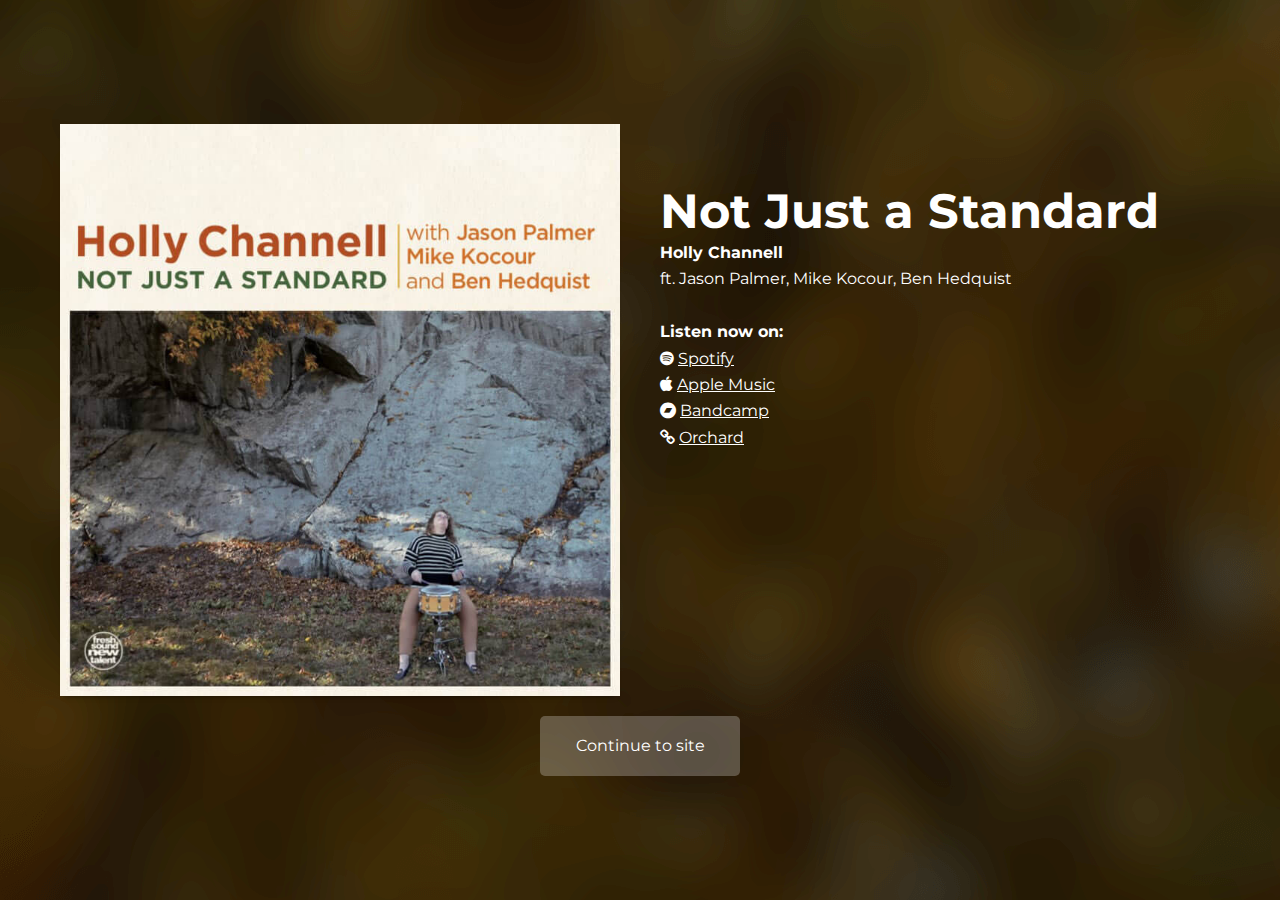
<file: index.html>
<!DOCTYPE html>
<html>
	<head>
		<meta charset="UTF-8">
		<meta name="viewport" content="width=device-width, initial-scale=1, minimum-scale=1">
		<meta name="description" content="Holly Channell: singer, songwriter, drummer, educator, musician.">
		<meta name="keywords" content="Holly, Channell, singer, songwriter, drummer, drums, educator, musician, jazz, music, Phoenix, Arizona">
		<meta name="author" content="Holly Channell">
		<meta http-equiv="X-UA-Compatible" content="ie=edge">
		<!-- CSS -->
		<link rel="stylesheet" type="text/css" href="style.css" />
		<!-- Favicon -->
		<link rel="apple-touch-icon" sizes="180x180" href="favicon/apple-touch-icon.png">
		<link rel="icon" type="image/png" sizes="32x32" href="favicon/favicon-32x32.png">
		<link rel="icon" type="image/png" sizes="16x16" href="favicon/favicon-16x16.png">
		<link rel="manifest" href="favicon/site.webmanifest">
		<link rel="mask-icon" href="favicon/safari-pinned-tab.svg" color="#5bbad5">
		<link rel="shortcut icon" href="favicon/favicon.ico">
		<meta name="msapplication-TileColor" content="#da532c">
		<meta name="msapplication-config" content="favicon/browserconfig.xml">
		<!-- Fonts -->
		<link rel="preconnect" href="https://fonts.googleapis.com">
		<link rel="preconnect" href="https://fonts.gstatic.com" crossorigin>
		<link href="https://fonts.googleapis.com/css2?family=Montserrat:wght@300;400;700&display=swap" rel="stylesheet">
		<link rel="stylesheet" href="https://cdnjs.cloudflare.com/ajax/libs/font-awesome/4.7.0/css/font-awesome.min.css">
		<!-- Title -->
		<title>Holly Channell: Not Just a Standard</title>
		<style>
			.page-container {
				background-color: #f2f2f2;
				min-height: 100vh;
				width: 100wh;
				display: -webkit-box;
				display: -ms-flexbox;
				display: flex;
				background-image: url("images/not-just-a-standard-background.png");
			}
			.page-content {
					-ms-flex-item-align: center;
					    -ms-grid-row-align: center;
					    align-self: center;
				margin: auto;
				width: 1200px;
				max-width: 100%;
				display: -webkit-box;
				display: -ms-flexbox;
				display: flex;
					-ms-flex-wrap: wrap;
					    flex-wrap: wrap;
						-webkit-box-pack: center;
						    -ms-flex-pack: center;
						        justify-content: center;
			}
			.page-entry {
				width: 560px;
				max-width: 100%;
				padding: 20px;
			}
			.page-entry-full {
				max-width: 100%;
				padding: 20px;
			}
			.page-image {
				width: 100%;
						-webkit-box-shadow: 0 5px 5px -5px rgba(0, 0, 0, .5);
								box-shadow: 0 5px 5px -5px rgba(0, 0, 0, .5);
			}
			.page-image-entry {
				text-align: center;
				padding-bottom: 0;
			}
			.continue-button {
				width: 200px;
				height: 60px;
				line-height: 60px;
				text-align: center;
				border-radius: 5px;
				color: white;
				background-color: rgba(255, 255, 255, .25);
				transition: background-color .15s;
			}
			.continue-button:hover {
				background-color: rgba(255, 255, 255, .35);
				cursor: pointer;
			}
			a {
				color: white;
			}
		</style>
	</head>
	<body onload="loaded()">
		<!-- Loading screen -->
		<div class="loading-screen unselectable" id="loading-screen">
			<div class="loading-circle"></div>
			<div class="loading-circle" style="animation-delay: -.15s"></div>
		</div>
		<!-- Page content -->
		<div class="page-container">
			<div class="page-content">
				<div class="page-entry page-image-entry">
					<img 
						class="page-image"
						src="images/not-just-a-standard.jpg" 
						alt="Not Just a Standard cover image">
				</div>
				<div class="page-entry centered-text" style="color: white;">
					<div class="title-text"><br>Not Just a Standard</div>
					<div class="regular-text">
						<b>Holly Channell</b>
						<br>
						ft. Jason Palmer, Mike Kocour, Ben Hedquist
						<br><br>
						<b>Listen now on:</b>
						<br>
						<span class="fa fa-spotify"></span>&nbsp;<a href="https://open.spotify.com/artist/1KcNIcPMDgbqE61RVMDmE7" target="_blank">Spotify</a>
						<br>
						<span class="fa fa-apple"></span>&nbsp;<a href="https://music.apple.com/us/artist/holly-channell/1761546002" target="_blank">Apple Music</a>
						<br>
						<span class="fa fa-bandcamp"></span>&nbsp;<a href="https://hollychannell.bandcamp.com/album/not-just-a-standard" target="_blank">Bandcamp</a>
						<br>
						<span class="fa fa-link"></span>&nbsp;<a href="https://promo.theorchard.com/ZIGW0rdbRNWXuF6pfpq0" target="_blank">Orchard</a>
					</div>
				</div>
				<div class="page-entry-full">
					<div class="continue-button"  onclick="location.href='home.html';">
						Continue&nbsp;to&nbsp;site
					</div>
				</div>
			</div>
		</div>
	</body>
	<script type="text/javascript" src="scripts/loaded.js"></script>
</html>
</file>
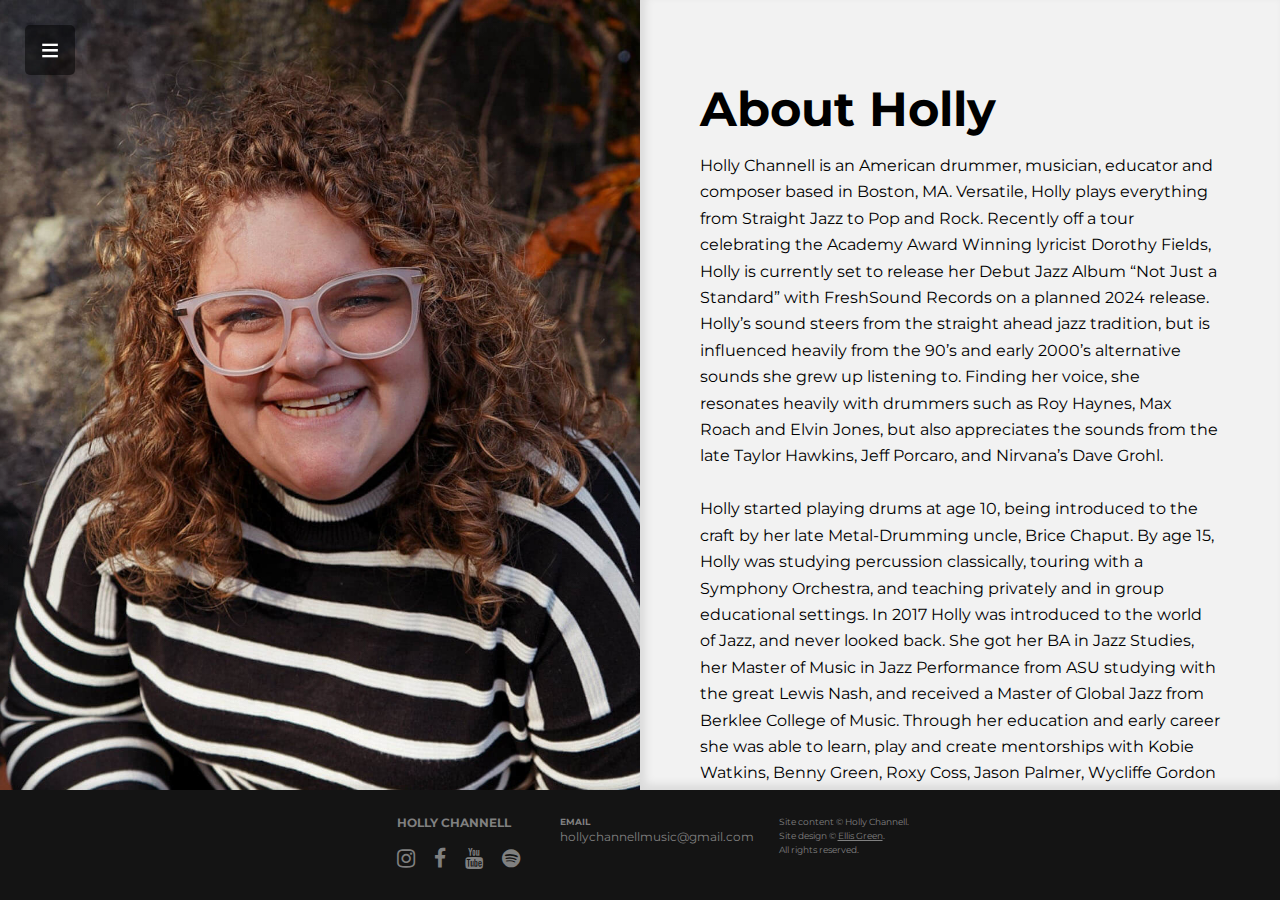
<file: about.html>
<!DOCTYPE html>
<html>
	<head>
		<meta charset="UTF-8">
		<meta name="viewport" content="width=device-width, initial-scale=1, minimum-scale=1">
		<meta name="description" content="Holly Channell: singer, songwriter, drummer, educator, musician.">
		<meta name="keywords" content="Holly, Channell, singer, songwriter, drummer, drums, educator, musician, jazz, music, Phoenix, Arizona">
		<meta name="author" content="Holly Channell">
		<meta http-equiv="X-UA-Compatible" content="ie=edge">
		<!-- CSS -->
		<link rel="stylesheet" type="text/css" href="style.css" />
		<!-- Favicon -->
		<link rel="apple-touch-icon" sizes="180x180" href="favicon/apple-touch-icon.png">
		<link rel="icon" type="image/png" sizes="32x32" href="favicon/favicon-32x32.png">
		<link rel="icon" type="image/png" sizes="16x16" href="favicon/favicon-16x16.png">
		<link rel="manifest" href="favicon/site.webmanifest">
		<link rel="mask-icon" href="favicon/safari-pinned-tab.svg" color="#5bbad5">
		<link rel="shortcut icon" href="favicon/favicon.ico">
		<meta name="msapplication-TileColor" content="#da532c">
		<meta name="msapplication-config" content="favicon/browserconfig.xml">
		<!-- Fonts -->
		<link rel="preconnect" href="https://fonts.googleapis.com">
		<link rel="preconnect" href="https://fonts.gstatic.com" crossorigin>
		<link href="https://fonts.googleapis.com/css2?family=Montserrat:wght@300;400;700&display=swap" rel="stylesheet">
		<link rel="stylesheet" href="https://cdnjs.cloudflare.com/ajax/libs/font-awesome/4.7.0/css/font-awesome.min.css">
		<!-- Title -->
		<title>Holly Channell: About</title>
	</head>
	<body onload="loaded()">
		<!-- Loading screen -->
		<div class="loading-screen unselectable" id="loading-screen">
			<div class="loading-circle"></div>
			<div class="loading-circle" style="animation-delay: -.15s"></div>
		</div>
		<!-- Sidebar menu button -->
		<div class="menu-button unselectable" onclick="openMenu();">
			<div class="menu-button-background"></div>
			<div class="menu-button-icon">≡</div>
		</div>
		<!-- Sidebar menu overlay -->
		<div class="overlay" id="overlay" onclick="closeMenu();"></div>
		<!-- Sidebar menu -->
		<div class="menu menu-hidden unselectable" id="menu">
			<div class="menu-link" onclick="location.href='home.html';">HOME</div>
			<div class="menu-link menu-link-active" onclick="closeMenu();">ABOUT</div>
			<div class="menu-link" onclick="location.href='music.html';">MUSIC</div>
			<div class="menu-link" onclick="location.href='photos.html';">PHOTOS</div>
			<div class="menu-link" onclick="location.href='calendar.html';">CALENDAR</div>
			<div class="menu-link" onclick="location.href='lessons.html';">LESSONS</div>
			<div class="menu-link" onclick="location.href='https://hollychannell.bandcamp.com';">STORE</div>
			<div class="menu-link" onclick="location.href='contact.html';">CONTACT</div>
		</div>
		<!-- Page content -->
		<div class="page">
			<div class="panel-container">
				<div class="panel left-panel about-panel">
					<div class="panel-image-gradient"></div>
				</div>
				<div class="panel right-panel">
					<div class="panel-padding">
						<div class="title-text padded-text">About Holly</div>
						<div class="regular-text">
							Holly Channell is an American drummer, musician, educator and composer based in Boston, MA. Versatile, Holly plays everything from Straight Jazz to Pop and Rock. Recently off a tour celebrating the Academy Award Winning lyricist Dorothy Fields, Holly is currently set to release her Debut Jazz Album “Not Just a Standard” with FreshSound Records on a planned 2024 release. Holly’s sound steers from the straight ahead jazz tradition, but is influenced heavily from the 90’s and early 2000’s alternative sounds she grew up listening to. Finding her voice, she resonates heavily with drummers such as Roy Haynes, Max Roach and Elvin Jones, but also appreciates the sounds from the late Taylor Hawkins, Jeff Porcaro, and Nirvana’s Dave Grohl.
							<br><br>
							Holly started playing drums at age 10, being introduced to the craft by her late Metal-Drumming uncle, Brice Chaput. By age 15, Holly was studying percussion classically, touring with a Symphony Orchestra, and teaching privately and in group educational settings. In 2017 Holly was introduced to the world of Jazz, and never looked back. She got her BA in Jazz Studies, her Master of Music in Jazz Performance from ASU studying with the great Lewis Nash, and received a Master of Global Jazz from Berklee College of Music. Through her education and early career she was able to learn, play and create mentorships with Kobie Watkins, Benny Green, Roxy Coss, Jason Palmer, Wycliffe Gordon and many others. At Berklee Global Jazz Institute Holly worked heavily with Danilo Perez, John Patitucci, Joe Lovano, Marco Pignataro, Jerry Leake, Tony Malaby, Ron Savage, Terri Lyne Carrington and Yoron Israel. In 2023, Holly was Recognized and awarded as a Sister in Jazz with the Jazz Education Network where she got to work under the direction of acclaimed bassist Marion Hayden.
							<br><br>
							Along with her upcoming jazz album, Holly has also released self-produced singer-songwriter singles under the pseudonym Holly Marie, which helps her go back to her roots when she first started music; picking up a Guitar for Dummies Book. These releases are available on all streaming platforms. Holly continues to teach privately and in higher education while performing with musicians from around the world. She is also a loving mother and wife. As a member of the LGBTQ+ Community, she continues to be an advocate for human rights not only as a queer member of society, but as a woman in a man’s world. She is currently working on a musical project revolving around the life cycle of a woman in the United States and is set to premiere it at the Berklee Global Jazz Festival in April 2024.
							<br><br>
							Along with educating her own studio of music students and at University, Holly performs and is a clinician at Jazz festivals throughout the world, some of which include the Panama Jazz Festival, BYU-Idaho Jazz festival, Highland Jazz Festival, Berklee Global Jazz Festival and many others.
						</div>
					</div>
				</div>
			</div>
			<!-- Footer -->
			<div class="footer">
				<div class="footer-entry footer-entry-first">
					<div class="small-text padded-text"><b>HOLLY CHANNELL</b></div>
					<div class="footer-icon unselectable" onclick="window.open('https://www.instagram.com/hollychannell/', '_blank');">
						<div class="fa fa-instagram"></div>
					</div>
					<div class="footer-icon unselectable" onclick="window.open('https://www.facebook.com/hollychannellmusic', '_blank');">
						<div class="fa fa-facebook"></div>
					</div>
					<div class="footer-icon unselectable" onclick="window.open('https://youtube.com/@hollychannell', '_blank');">
						<div class="fa fa-youtube"></div>
					</div>
					<div class="footer-icon unselectable" onclick="window.open('https://open.spotify.com/artist/2AnACP6D24adBgqjRpUHzU', '_blank');">
						<div class="fa fa-spotify"></div>
					</div>
				</div>
				<div class="footer-entry">
					<div class="tiny-text"><b>EMAIL</b></div>
					<div class="small-text"><a class="hidden-link" href="mailto: hollychannellmusic@gmail.com">hollychannellmusic@gmail.com</a></div>
				</div>
				<div class="footer-entry footer-entry-last">
					<div class="tiny-text footer-text">Site content © Holly Channell.<br>Site design © <a href="http://ellisgreenmusic.com" target="_blank">Ellis Green</a>.<br>All rights reserved.</div>
				</div>
			</div>
		</div>
	</body>
	<script type="text/javascript" src="scripts/menu.js"></script>
	<script type="text/javascript" src="scripts/loaded.js"></script>
</html>
</file>
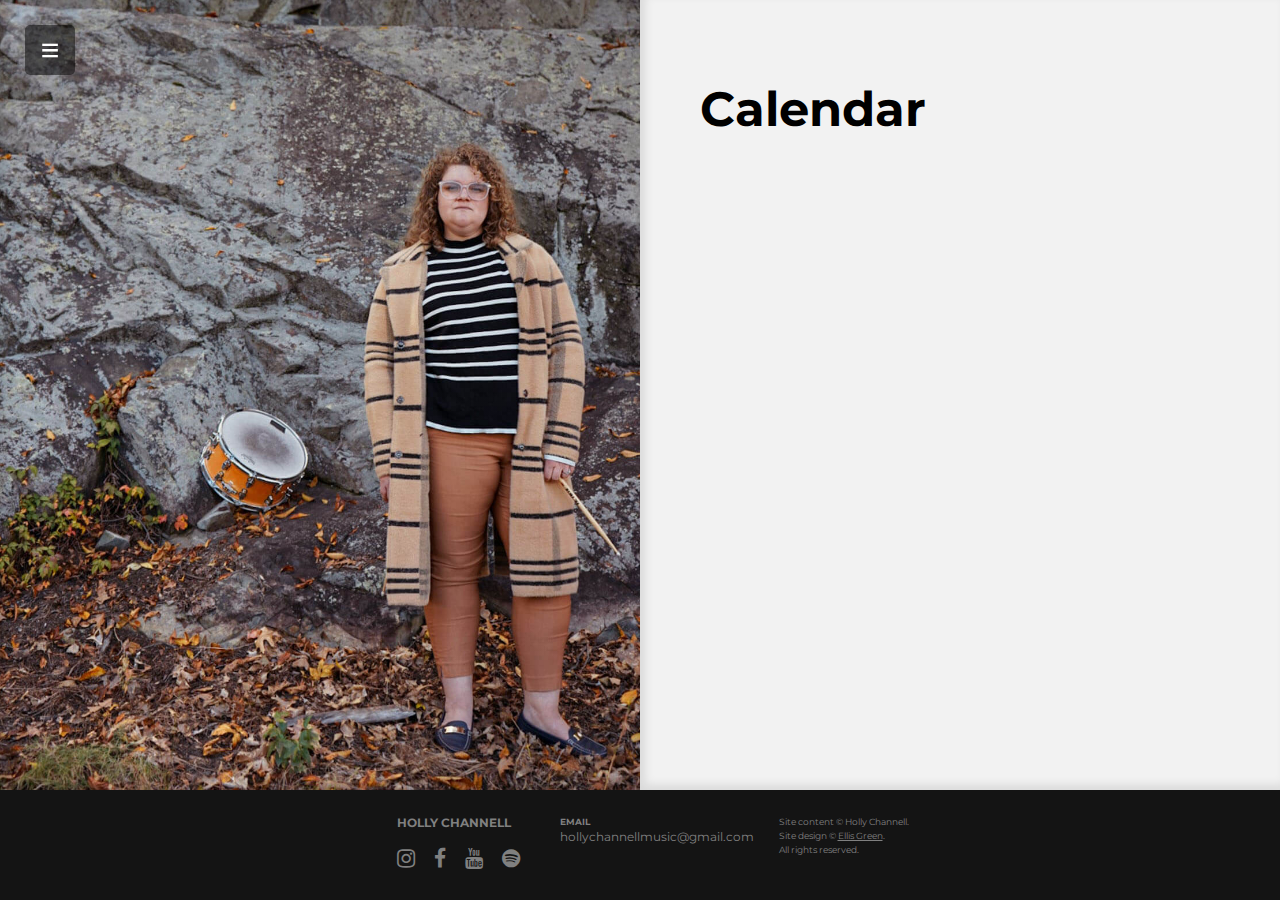
<file: calendar.html>
<!DOCTYPE html>
<html>
	<head>
		<meta charset="UTF-8">
		<meta name="viewport" content="width=device-width, initial-scale=1, minimum-scale=1">
		<meta name="description" content="Holly Channell: singer, songwriter, drummer, educator, musician.">
		<meta name="keywords" content="Holly, Channell, singer, songwriter, drummer, drums, educator, musician, jazz, music, Phoenix, Arizona">
		<meta name="author" content="Holly Channell">
		<meta http-equiv="X-UA-Compatible" content="ie=edge">
		<!-- CSS -->
		<link rel="stylesheet" type="text/css" href="style.css" />
		<!-- Favicon -->
		<link rel="apple-touch-icon" sizes="180x180" href="favicon/apple-touch-icon.png">
		<link rel="icon" type="image/png" sizes="32x32" href="favicon/favicon-32x32.png">
		<link rel="icon" type="image/png" sizes="16x16" href="favicon/favicon-16x16.png">
		<link rel="manifest" href="favicon/site.webmanifest">
		<link rel="mask-icon" href="favicon/safari-pinned-tab.svg" color="#5bbad5">
		<link rel="shortcut icon" href="favicon/favicon.ico">
		<meta name="msapplication-TileColor" content="#da532c">
		<meta name="msapplication-config" content="favicon/browserconfig.xml">
		<!-- Fonts -->
		<link rel="preconnect" href="https://fonts.googleapis.com">
		<link rel="preconnect" href="https://fonts.gstatic.com" crossorigin>
		<link href="https://fonts.googleapis.com/css2?family=Montserrat:wght@300;400;700&display=swap" rel="stylesheet">
		<link rel="stylesheet" href="https://cdnjs.cloudflare.com/ajax/libs/font-awesome/4.7.0/css/font-awesome.min.css">
		<!-- Title -->
		<title>Holly Channell: Calendar</title>
	</head>
	<body onload="loaded()">
		<!-- Loading screen -->
		<div class="loading-screen unselectable" id="loading-screen">
			<div class="loading-circle"></div>
			<div class="loading-circle" style="animation-delay: -.15s"></div>
		</div>
		<!-- Sidebar menu button -->
		<div class="menu-button unselectable" onclick="openMenu();">
			<div class="menu-button-background"></div>
			<div class="menu-button-icon">≡</div>
		</div>
		<!-- Sidebar menu overlay -->
		<div class="overlay" id="overlay" onclick="closeMenu();"></div>
		<!-- Sidebar menu -->
		<div class="menu menu-hidden unselectable" id="menu">
			<div class="menu-link" onclick="location.href='home.html';">HOME</div>
			<div class="menu-link" onclick="location.href='about.html';">ABOUT</div>
			<div class="menu-link" onclick="location.href='music.html';">MUSIC</div>
			<div class="menu-link" onclick="location.href='photos.html';">PHOTOS</div>
      		<div class="menu-link menu-link-active" onclick="closeMenu();">CALENDAR</div>
			<div class="menu-link" onclick="location.href='lessons.html';">LESSONS</div>
			<div class="menu-link" onclick="location.href='https://hollychannell.bandcamp.com';">STORE</div>
			<div class="menu-link" onclick="location.href='contact.html';">CONTACT</div>
		</div>
		<!-- Page content -->
		<div class="page">
			<div class="panel-container">
				<div class="panel left-panel calendar-panel">
					<div class="panel-image-gradient"></div>
				</div>
				<div class="panel right-panel">
					<div class="panel-padding">
						<div class="title-text padded-text">Calendar</div>
						<iframe 
							src="https://calendar.google.com/calendar/embed?src=cua0nasfgqiglurohhut4j3q7s%40group.calendar.google.com&ctz=America%2FNew_York&mode=AGENDA&wkst=1&showTitle=0&showNav=1&showPrint=0&showDate=1&showTabs=0&showTz=0&showCalendars=0&bgcolor=%23f2f2f2" style="border: 0" 
							width="100%"
							height="600"
							frameborder="0" 
							scrolling="no">
						</iframe>
					</div>
				</div>
			</div>
			<!-- Footer -->
			<div class="footer">
				<div class="footer-entry footer-entry-first">
					<div class="small-text padded-text"><b>HOLLY CHANNELL</b></div>
					<div class="footer-icon unselectable" onclick="window.open('https://www.instagram.com/hollychannell/', '_blank');">
						<div class="fa fa-instagram"></div>
					</div>
					<div class="footer-icon unselectable" onclick="window.open('https://www.facebook.com/hollychannellmusic', '_blank');">
						<div class="fa fa-facebook"></div>
					</div>
					<div class="footer-icon unselectable" onclick="window.open('https://youtube.com/@hollychannell', '_blank');">
						<div class="fa fa-youtube"></div>
					</div>
					<div class="footer-icon unselectable" onclick="window.open('https://open.spotify.com/artist/2AnACP6D24adBgqjRpUHzU', '_blank');">
						<div class="fa fa-spotify"></div>
					</div>
				</div>
				<div class="footer-entry">
					<div class="tiny-text"><b>EMAIL</b></div>
					<div class="small-text"><a class="hidden-link" href="mailto: hollychannellmusic@gmail.com">hollychannellmusic@gmail.com</a></div>
				</div>
				<div class="footer-entry footer-entry-last">
					<div class="tiny-text footer-text">Site content © Holly Channell.<br>Site design © <a href="http://ellisgreenmusic.com" target="_blank">Ellis Green</a>.<br>All rights reserved.</div>
				</div>
			</div>
		</div>
	</body>
	<script type="text/javascript" src="scripts/menu.js"></script>
	<script type="text/javascript" src="scripts/loaded.js"></script>
</html>
</file>
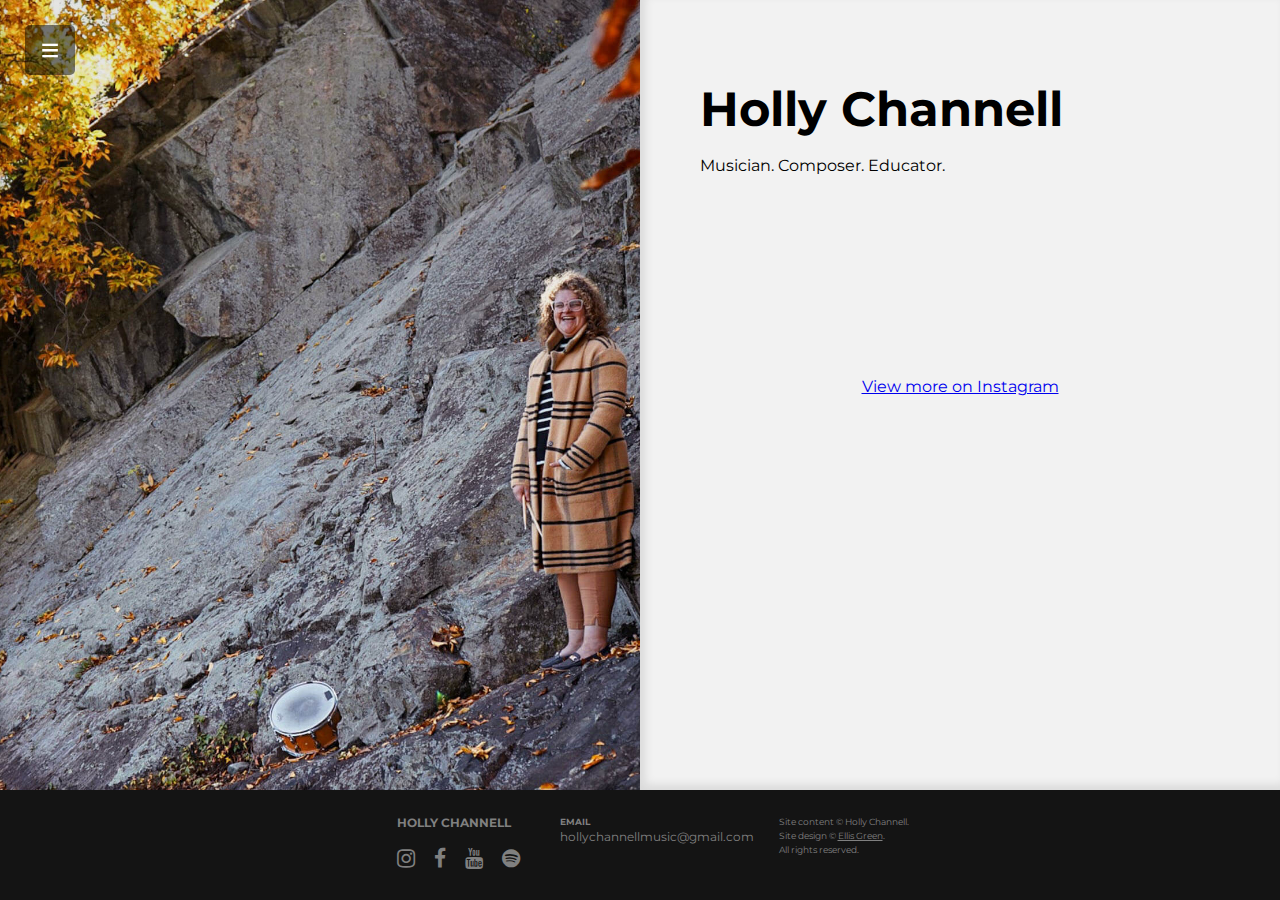
<file: home.html>
<!DOCTYPE html>
<html>
	<head>
		<meta charset="UTF-8">
		<meta name="viewport" content="width=device-width, initial-scale=1, minimum-scale=1">
		<meta name="description" content="Holly Channell: singer, songwriter, drummer, educator, musician.">
		<meta name="keywords" content="Holly, Channell, singer, songwriter, drummer, drums, educator, musician, jazz, music, Phoenix, Arizona">
		<meta name="author" content="Holly Channell">
		<meta http-equiv="X-UA-Compatible" content="ie=edge">
		<!-- CSS -->
		<link rel="stylesheet" type="text/css" href="style.css" />
		<!-- Favicon -->
		<link rel="apple-touch-icon" sizes="180x180" href="favicon/apple-touch-icon.png">
		<link rel="icon" type="image/png" sizes="32x32" href="favicon/favicon-32x32.png">
		<link rel="icon" type="image/png" sizes="16x16" href="favicon/favicon-16x16.png">
		<link rel="manifest" href="favicon/site.webmanifest">
		<link rel="mask-icon" href="favicon/safari-pinned-tab.svg" color="#5bbad5">
		<link rel="shortcut icon" href="favicon/favicon.ico">
		<meta name="msapplication-TileColor" content="#da532c">
		<meta name="msapplication-config" content="favicon/browserconfig.xml">
		<!-- Fonts -->
		<link rel="preconnect" href="https://fonts.googleapis.com">
		<link rel="preconnect" href="https://fonts.gstatic.com" crossorigin>
		<link href="https://fonts.googleapis.com/css2?family=Montserrat:wght@300;400;700&display=swap" rel="stylesheet">
		<link rel="stylesheet" href="https://cdnjs.cloudflare.com/ajax/libs/font-awesome/4.7.0/css/font-awesome.min.css">
		<!-- SnapWidget -->
		<script src="https://snapwidget.com/js/snapwidget.js"></script>
		<!-- Title -->
		<title>Holly Channell: Home</title>
	</head>
	<body onload="loaded()">
		<!-- Loading screen -->
		<div class="loading-screen unselectable" id="loading-screen">
			<div class="loading-circle"></div>
			<div class="loading-circle" style="animation-delay: -.15s"></div>
		</div>
		<!-- Sidebar menu button -->
		<div class="menu-button unselectable" onclick="openMenu();">
			<div class="menu-button-background"></div>
			<div class="menu-button-icon">≡</div>
		</div>
		<!-- Sidebar menu overlay -->
		<div class="overlay" id="overlay" onclick="closeMenu();"></div>
		<!-- Sidebar menu -->
		<div class="menu menu-hidden unselectable" id="menu">
			<div class="menu-link menu-link-active" onclick="closeMenu();">HOME</div>
			<div class="menu-link" onclick="location.href='about.html';">ABOUT</div>
			<div class="menu-link" onclick="location.href='music.html';">MUSIC</div>
			<div class="menu-link" onclick="location.href='photos.html';">PHOTOS</div>
			<div class="menu-link" onclick="location.href='calendar.html';">CALENDAR</div>
			<div class="menu-link" onclick="location.href='lessons.html';">LESSONS</div>
			<div class="menu-link" onclick="location.href='https://hollychannell.bandcamp.com';">STORE</div>
			<div class="menu-link" onclick="location.href='contact.html';">CONTACT</div>
		</div>
		<!-- Page content -->
		<div class="page home-page">
			<div class="panel-container">
				<div class="panel left-panel home-panel">
					<div class="panel-image-gradient"></div>
				</div>
				<div class="panel right-panel">
					<div class="panel-padding">
						<div class="title-text padded-text">Holly Channell</div>
						<div class="regular-text">Musician. Composer. Educator.</div>
						<!-- SnapWidget -->
						<div class="snapwidget-container unselectable" onclick="window.open('https://www.instagram.com/hollychannell/', '_blank');">
							<iframe 
								src="https://snapwidget.com/embed/969212" 
								class="snapwidget-widget snapwidget-desktop" 
								allowtransparency="true" 
								frameborder="0" 
								scrolling="no" 
								style="border:none; overflow:hidden;  width:100%; ">
							</iframe>
							<iframe 
								src="https://snapwidget.com/embed/969213" 
								class="snapwidget-widget snapwidget-mobile" 
								allowtransparency="true" 
								frameborder="0" 
								scrolling="no" 
								style="border:none; overflow:hidden;  width:100%; ">
							</iframe>
						</div>
						<div style="width: 100%; text-align: center;"><a  class="regular-text" href="https://www.instagram.com/hollychannell/" target="_blank">View more on Instagram</a></div>
					</div>
				</div>
			</div>
			<!-- Footer -->
			<div class="footer">
				<div class="footer-entry footer-entry-first">
					<div class="small-text padded-text"><b>HOLLY CHANNELL</b></div>
					<div class="footer-icon unselectable" onclick="window.open('https://www.instagram.com/hollychannell/', '_blank');">
						<div class="fa fa-instagram"></div>
					</div>
					<div class="footer-icon unselectable" onclick="window.open('https://www.facebook.com/hollychannellmusic', '_blank');">
						<div class="fa fa-facebook"></div>
					</div>
					<div class="footer-icon unselectable" onclick="window.open('https://youtube.com/@hollychannell', '_blank');">
						<div class="fa fa-youtube"></div>
					</div>
					<div class="footer-icon unselectable" onclick="window.open('https://open.spotify.com/artist/2AnACP6D24adBgqjRpUHzU', '_blank');">
						<div class="fa fa-spotify"></div>
					</div>
				</div>
				<div class="footer-entry">
					<div class="tiny-text"><b>EMAIL</b></div>
					<div class="small-text"><a class="hidden-link" href="mailto: hollychannellmusic@gmail.com">hollychannellmusic@gmail.com</a></div>
				</div>
				<div class="footer-entry footer-entry-last">
					<div class="tiny-text footer-text">Site content © Holly Channell.<br>Site design © <a href="http://ellisgreenmusic.com" target="_blank">Ellis Green</a>.<br>All rights reserved.</div>
				</div>
			</div>			
		</div>
	</body>
	<script type="text/javascript" src="scripts/menu.js"></script>
	<script type="text/javascript" src="scripts/loaded.js"></script>
</html>
</file>
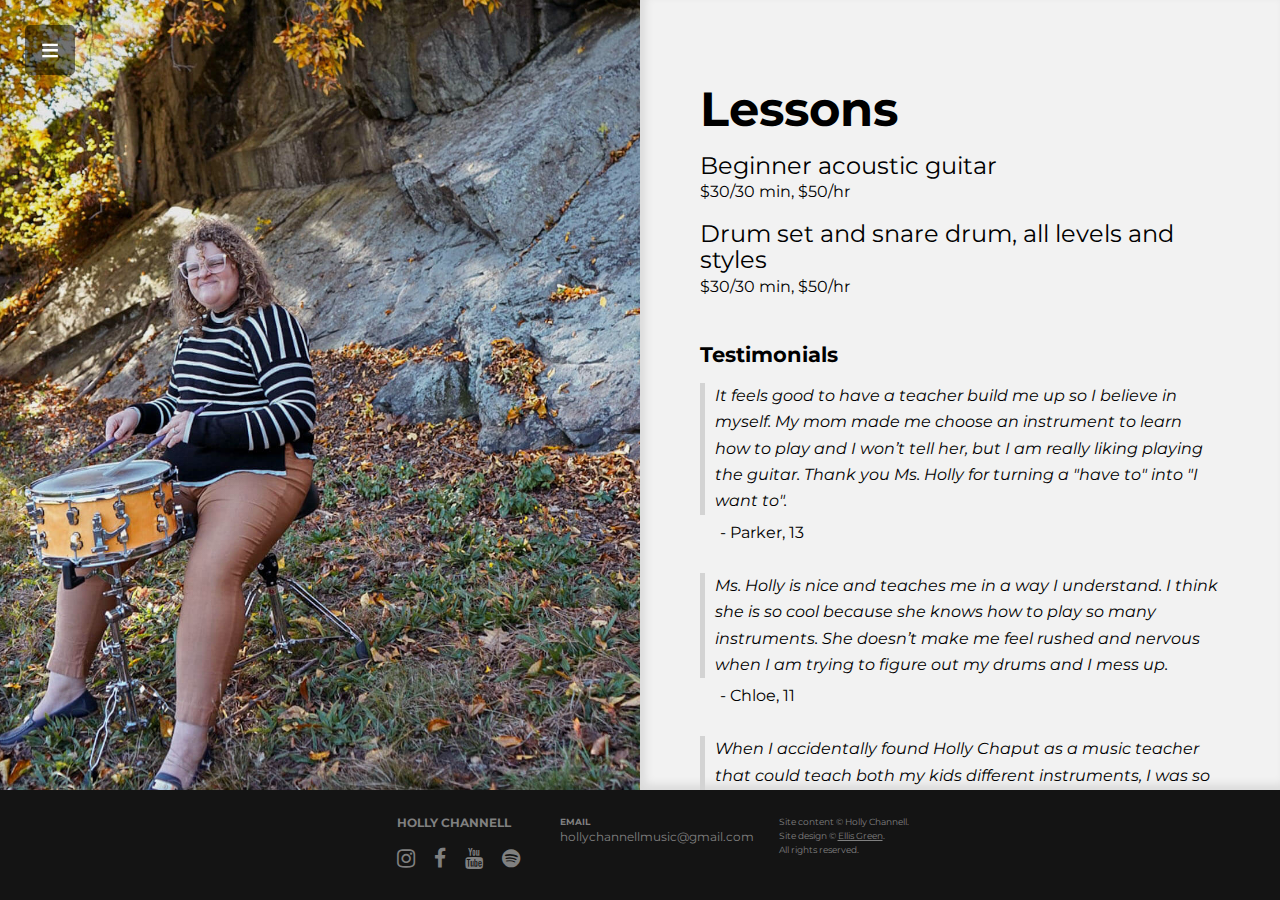
<file: lessons.html>
<!DOCTYPE html>
<html>
	<head>
		<meta charset="UTF-8">
		<meta name="viewport" content="width=device-width, initial-scale=1, minimum-scale=1">
		<meta name="description" content="Holly Channell: singer, songwriter, drummer, educator, musician.">
		<meta name="keywords" content="Holly, Channell, singer, songwriter, drummer, drums, educator, musician, jazz, music, Phoenix, Arizona">
		<meta name="author" content="Holly Channell">
		<meta http-equiv="X-UA-Compatible" content="ie=edge">
		<!-- CSS -->
		<link rel="stylesheet" type="text/css" href="style.css" />
		<!-- Favicon -->
		<link rel="apple-touch-icon" sizes="180x180" href="favicon/apple-touch-icon.png">
		<link rel="icon" type="image/png" sizes="32x32" href="favicon/favicon-32x32.png">
		<link rel="icon" type="image/png" sizes="16x16" href="favicon/favicon-16x16.png">
		<link rel="manifest" href="favicon/site.webmanifest">
		<link rel="mask-icon" href="favicon/safari-pinned-tab.svg" color="#5bbad5">
		<link rel="shortcut icon" href="favicon/favicon.ico">
		<meta name="msapplication-TileColor" content="#da532c">
		<meta name="msapplication-config" content="favicon/browserconfig.xml">
		<!-- Fonts -->
		<link rel="preconnect" href="https://fonts.googleapis.com">
		<link rel="preconnect" href="https://fonts.gstatic.com" crossorigin>
		<link href="https://fonts.googleapis.com/css2?family=Montserrat:wght@300;400;700&display=swap" rel="stylesheet">
		<link rel="stylesheet" href="https://cdnjs.cloudflare.com/ajax/libs/font-awesome/4.7.0/css/font-awesome.min.css">
		<!-- Title -->
		<title>Holly Channell: Lessons</title>
	</head>
	<body onload="loaded()">
		<!-- Loading screen -->
		<div class="loading-screen unselectable" id="loading-screen">
			<div class="loading-circle"></div>
			<div class="loading-circle" style="animation-delay: -.15s"></div>
		</div>
		<!-- Sidebar menu button -->
		<div class="menu-button unselectable" onclick="openMenu();">
			<div class="menu-button-background"></div>
			<div class="menu-button-icon">≡</div>
		</div>
		<!-- Sidebar menu overlay -->
		<div class="overlay" id="overlay" onclick="closeMenu();"></div>
		<!-- Sidebar menu -->
		<div class="menu menu-hidden unselectable" id="menu">
			<div class="menu-link" onclick="location.href='home.html';">HOME</div>
			<div class="menu-link" onclick="location.href='about.html';">ABOUT</div>
			<div class="menu-link" onclick="location.href='music.html';">MUSIC</div>
			<div class="menu-link" onclick="location.href='photos.html';">PHOTOS</div>
			<div class="menu-link" onclick="location.href='calendar.html';">CALENDAR</div>
			<div class="menu-link menu-link-active" onclick="closeMenu();">LESSONS</div>
			<div class="menu-link" onclick="location.href='https://hollychannell.bandcamp.com';">STORE</div>
			<div class="menu-link" onclick="location.href='contact.html';">CONTACT</div>
		</div>
		<!-- Page content -->
		<div class="page">
			<div class="panel-container">
				<div class="panel left-panel lessons-panel">
					<div class="panel-image-gradient"></div>
				</div>
				<div class="panel right-panel">
					<div class="panel-padding">
						<div class="title-text padded-text">Lessons</div>
						<div class="regular-text">
							<div class="medium-text">Beginner acoustic guitar</div>
							<div class="padded-text">$30/30 min, $50/hr</div>
							<div class="medium-text">Drum set and snare drum, all levels and styles</div>
							<div class="padded-text">$30/30 min, $50/hr</div>
							<br>
							<div class="subtitle-text padded-text">Testimonials</div>
							<div class="quote">
								It feels good to have a teacher build me up so I believe in myself. 
								My mom made me choose an instrument to learn how to play and I won’t tell her, 
								but I am really liking playing the guitar. 
								Thank you Ms. Holly for turning a "have to" into "I want to".
							</div>
							&nbsp;&nbsp;&nbsp;&nbsp;&nbsp;-&nbsp;Parker, 13
							<br><br>
							<div class="quote">
								Ms. Holly is nice and teaches me in a way I understand. 
								I think she is so cool because she knows how to play so many instruments. 
								She doesn’t make me feel rushed and nervous when I am trying to figure out my drums and I mess up.
							</div>
							&nbsp;&nbsp;&nbsp;&nbsp;&nbsp;-&nbsp;Chloe, 11
							<br><br>
							<div class="quote">
								When I accidentally found Holly Chaput as a music teacher that could teach both my kids different instruments, 
								I was so excited as it makes scheduling so much easier. 
								Holly is organized very well as a business and accommodating to lesson time changes when needed. 
								She has a fair policy and provides excellent lessons. 
								We are so thankful she was able to pivot to Zoom lessons when she moved to a new town so my kids can keep learning as Music nourishes the soul.
							</div>
							&nbsp;&nbsp;&nbsp;&nbsp;&nbsp;-&nbsp;Marianne Scott
							<br><br>
							<div class="quote">
								Mrs. Channell taught me everything I know, from rock beats to swing grooves. 
								She is super helpful when you need it. I love going to her classes. She is a great teacher.
							</div>
							&nbsp;&nbsp;&nbsp;&nbsp;&nbsp;-&nbsp;Diego, 12
							<br><br>
							<div class="quote">
								Mrs. Channell is an excellent music teacher. Both of my kids have been in her lessons (drums and guitar)&#8211;
								they love it and have learned a lot. She has patience and the talent to transmit her knowledge to the students. 
								I greatly recommend her lessons.
							</div>
							&nbsp;&nbsp;&nbsp;&nbsp;&nbsp;-&nbsp;Mrs. Cruz
						</div>
					</div>
				</div>
			</div>
			<!-- Footer -->
			<div class="footer">
				<div class="footer-entry footer-entry-first">
					<div class="small-text padded-text"><b>HOLLY CHANNELL</b></div>
					<div class="footer-icon unselectable" onclick="window.open('https://www.instagram.com/hollychannell/', '_blank');">
						<div class="fa fa-instagram"></div>
					</div>
					<div class="footer-icon unselectable" onclick="window.open('https://www.facebook.com/hollychannellmusic', '_blank');">
						<div class="fa fa-facebook"></div>
					</div>
					<div class="footer-icon unselectable" onclick="window.open('https://youtube.com/@hollychannell', '_blank');">
						<div class="fa fa-youtube"></div>
					</div>
					<div class="footer-icon unselectable" onclick="window.open('https://open.spotify.com/artist/2AnACP6D24adBgqjRpUHzU', '_blank');">
						<div class="fa fa-spotify"></div>
					</div>
				</div>
				<div class="footer-entry">
					<div class="tiny-text"><b>EMAIL</b></div>
					<div class="small-text"><a class="hidden-link" href="mailto: hollychannellmusic@gmail.com">hollychannellmusic@gmail.com</a></div>
				</div>
				<div class="footer-entry footer-entry-last">
					<div class="tiny-text footer-text">Site content © Holly Channell.<br>Site design © <a href="http://ellisgreenmusic.com" target="_blank">Ellis Green</a>.<br>All rights reserved.</div>
				</div>
			</div>
		</div>
	</body>
	<script type="text/javascript" src="scripts/menu.js"></script>
	<script type="text/javascript" src="scripts/loaded.js"></script>
</html>
</file>
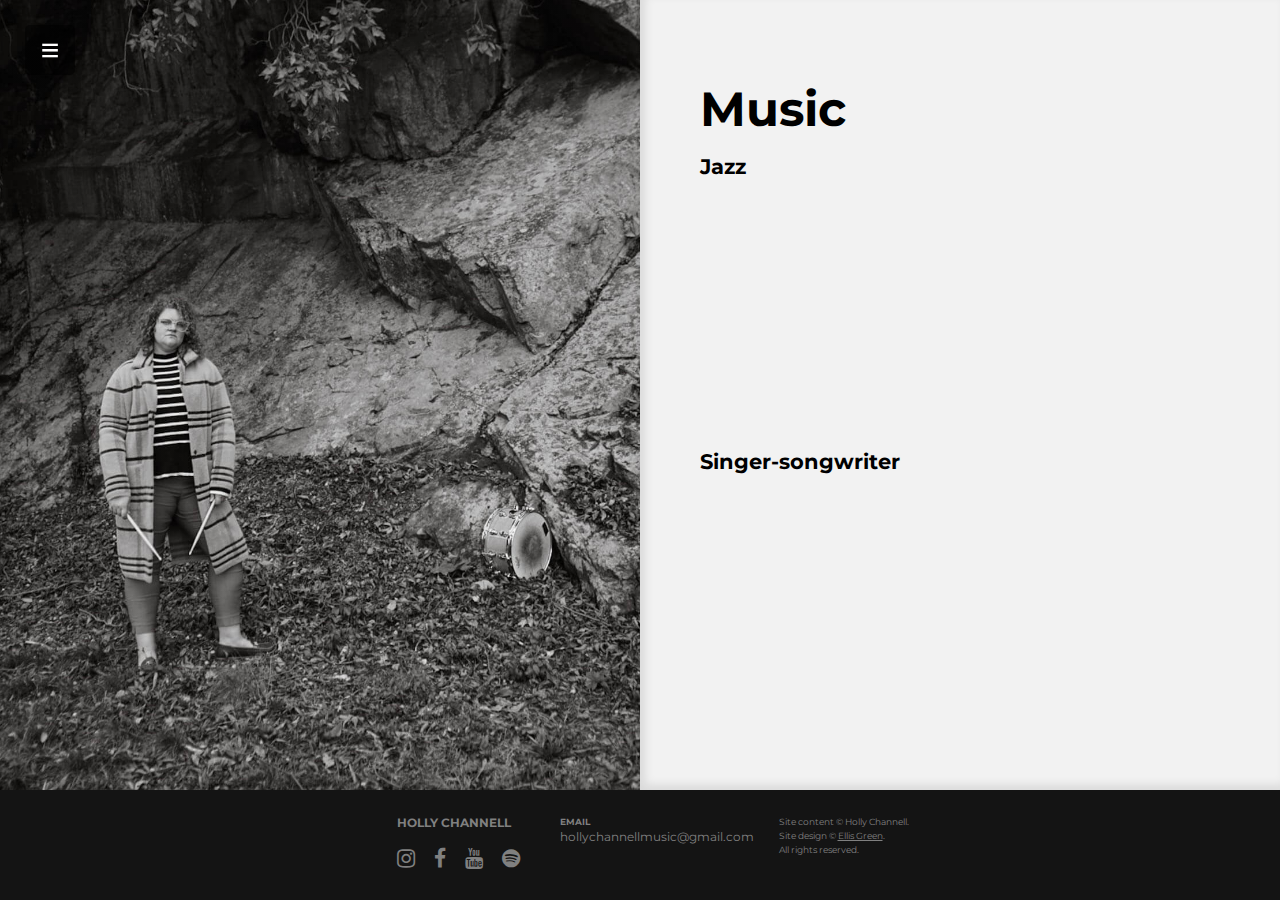
<file: music.html>
<!DOCTYPE html>
<html>
	<head>
		<meta charset="UTF-8">
		<meta name="viewport" content="width=device-width, initial-scale=1, minimum-scale=1">
		<meta name="description" content="Holly Channell: singer, songwriter, drummer, educator, musician.">
		<meta name="keywords" content="Holly, Channell, singer, songwriter, drummer, drums, educator, musician, jazz, music, Phoenix, Arizona">
		<meta name="author" content="Holly Channell">
		<meta http-equiv="X-UA-Compatible" content="ie=edge">
		<!-- CSS -->
		<link rel="stylesheet" type="text/css" href="style.css" />
		<!-- Favicon -->
		<link rel="apple-touch-icon" sizes="180x180" href="favicon/apple-touch-icon.png">
		<link rel="icon" type="image/png" sizes="32x32" href="favicon/favicon-32x32.png">
		<link rel="icon" type="image/png" sizes="16x16" href="favicon/favicon-16x16.png">
		<link rel="manifest" href="favicon/site.webmanifest">
		<link rel="mask-icon" href="favicon/safari-pinned-tab.svg" color="#5bbad5">
		<link rel="shortcut icon" href="favicon/favicon.ico">
		<meta name="msapplication-TileColor" content="#da532c">
		<meta name="msapplication-config" content="favicon/browserconfig.xml">
		<!-- Fonts -->
		<link rel="preconnect" href="https://fonts.googleapis.com">
		<link rel="preconnect" href="https://fonts.gstatic.com" crossorigin>
		<link href="https://fonts.googleapis.com/css2?family=Montserrat:wght@300;400;700&display=swap" rel="stylesheet">
		<link rel="stylesheet" href="https://cdnjs.cloudflare.com/ajax/libs/font-awesome/4.7.0/css/font-awesome.min.css">
		<!-- Title -->
		<title>Holly Channell: Music</title>
	</head>
	<body onload="loaded()">
		<!-- Loading screen -->
		<div class="loading-screen unselectable" id="loading-screen">
			<div class="loading-circle"></div>
			<div class="loading-circle" style="animation-delay: -.15s"></div>
		</div>
		<!-- Sidebar menu button -->
		<div class="menu-button unselectable" onclick="openMenu();">
			<div class="menu-button-background"></div>
			<div class="menu-button-icon">≡</div>
		</div>
		<!-- Sidebar menu overlay -->
		<div class="overlay" id="overlay" onclick="closeMenu();"></div>
		<!-- Sidebar menu -->
		<div class="menu menu-hidden unselectable" id="menu">
			<div class="menu-link" onclick="location.href='home.html';">HOME</div>
			<div class="menu-link" onclick="location.href='about.html';">ABOUT</div>
			<div class="menu-link menu-link-active" onclick="closeMenu();">MUSIC</div>
			<div class="menu-link" onclick="location.href='photos.html';">PHOTOS</div>
			<div class="menu-link" onclick="location.href='calendar.html';">CALENDAR</div>
			<div class="menu-link" onclick="location.href='lessons.html';">LESSONS</div>
			<div class="menu-link" onclick="location.href='https://hollychannell.bandcamp.com';">STORE</div>
			<div class="menu-link" onclick="location.href='contact.html';">CONTACT</div>
		</div>
		<!-- Page content -->
		<div class="page">
			<div class="panel-container">
				<div class="panel left-panel music-panel">
					<div class="panel-image-gradient"></div>
				</div>
				<div class="panel right-panel">
					<div class="panel-padding">
						<div class="title-text padded-text">Music</div>
						<div class="subtitle-text padded-text">Jazz</div>
						<iframe 
							src="https://open.spotify.com/embed/album/7AUXkvhQlzcdhZpNaN7Wt3?utm_source=generator" 
							width="100%" 
							height="250" 
							frameBorder="0" 
							allowfullscreen="" 
							allow="autoplay; clipboard-write; encrypted-media; fullscreen; picture-in-picture">
						</iframe>
						<!--
						<iframe 
							width="100%" 
							height="400" 
							scrolling="no" 
							frameborder="no" 
							allow="autoplay" 
							src="https://w.soundcloud.com/player/?url=https%3A//api.soundcloud.com/playlists/1475222470&color=%23ff5500&auto_play=false&hide_related=false&show_comments=true&show_user=true&show_reposts=false&show_teaser=true">
						</iframe>
						<div style="font-size: 10px; color: #cccccc;line-break: anywhere;word-break: normal;overflow: hidden;white-space: nowrap;text-overflow: ellipsis; font-family: Interstate,Lucida Grande,Lucida Sans Unicode,Lucida Sans,Garuda,Verdana,Tahoma,sans-serif;font-weight: 100;">
							<a 
								href="https://soundcloud.com/hollychannellmusic" 
								title="Holly Channell" 
								target="_blank" 
								style="color: #cccccc; text-decoration: none;">
									Holly Channell
							</a> · 
							<a 
								href="https://soundcloud.com/hollychannellmusic/sets/holly-channell-music-jazz" 
								title="Holly Channell Music Jazz" 
								target="_blank" 
								style="color: #cccccc; text-decoration: none;">
									Holly Channell Music Jazz
							</a>
						</div>
						<hr>
						-->
						<div class="subtitle-text padded-text">Singer-songwriter</div>
						<iframe
							src="https://show.co/social-unlock/3t0K3ukupZqvQg5ztKaiVL/widget"
							width="100%"
							height="400"
							frameborder="0">
						</iframe>
						<div class="video-container">
							<iframe 
								class="video"
								src="https://www.youtube.com/embed/rZ47mfVO8Bk" 
								title="YouTube video player" 
								frameborder="0" 
								allow="accelerometer; autoplay; clipboard-write; encrypted-media; gyroscope; picture-in-picture" 
								allowfullscreen>
							</iframe>
						</div>
						<iframe 
							src="https://open.spotify.com/embed/album/3LC3AjxRXaYCQRvvA4o4ZE?utm_source=generator" 
							width="100%" 
							height="250" 
							frameBorder="0" 
							allowfullscreen="" 
							allow="autoplay; clipboard-write; encrypted-media; fullscreen; picture-in-picture">
						</iframe>
					</div>
				</div>
			</div>
			<!-- Footer -->
			<div class="footer">
				<div class="footer-entry footer-entry-first">
					<div class="small-text padded-text"><b>HOLLY CHANNELL</b></div>
					<div class="footer-icon unselectable" onclick="window.open('https://www.instagram.com/hollychannell/', '_blank');">
						<div class="fa fa-instagram"></div>
					</div>
					<div class="footer-icon unselectable" onclick="window.open('https://www.facebook.com/hollychannellmusic', '_blank');">
						<div class="fa fa-facebook"></div>
					</div>
					<div class="footer-icon unselectable" onclick="window.open('https://youtube.com/@hollychannell', '_blank');">
						<div class="fa fa-youtube"></div>
					</div>
					<div class="footer-icon unselectable" onclick="window.open('https://open.spotify.com/artist/2AnACP6D24adBgqjRpUHzU', '_blank');">
						<div class="fa fa-spotify"></div>
					</div>
				</div>
				<div class="footer-entry">
					<div class="tiny-text"><b>EMAIL</b></div>
					<div class="small-text"><a class="hidden-link" href="mailto: hollychannellmusic@gmail.com">hollychannellmusic@gmail.com</a></div>
				</div>
				<div class="footer-entry footer-entry-last">
					<div class="tiny-text footer-text">Site content © Holly Channell.<br>Site design © <a href="http://ellisgreenmusic.com" target="_blank">Ellis Green</a>.<br>All rights reserved.</div>
				</div>
			</div>
		</div>
	</body>
	<script type="text/javascript" src="scripts/menu.js"></script>
	<script type="text/javascript" src="scripts/loaded.js"></script>
</html>
</file>
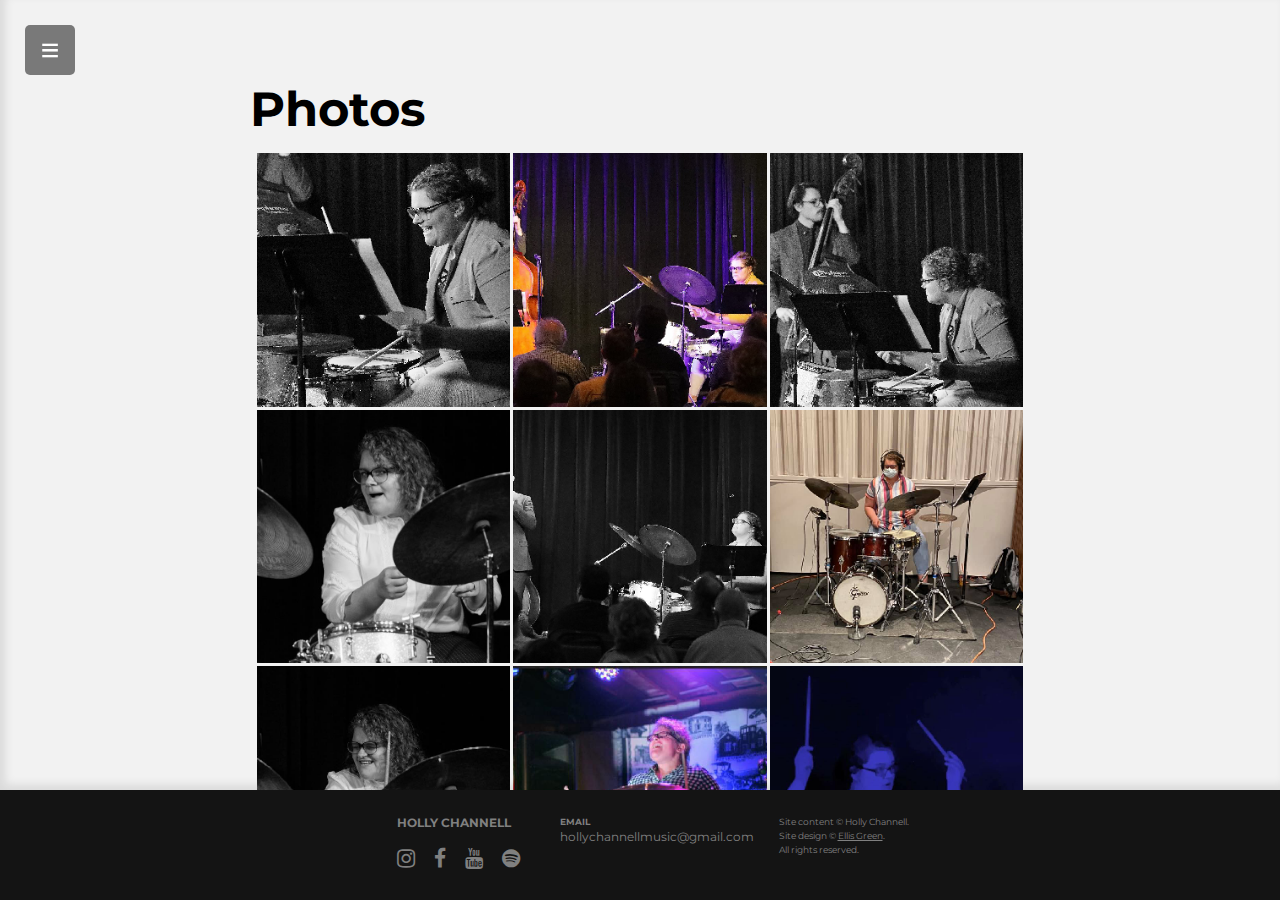
<file: photos.html>
<!DOCTYPE html>
<html>
	<head>
		<meta charset="UTF-8">
		<meta name="viewport" content="width=device-width, initial-scale=1, minimum-scale=1">
		<meta name="description" content="Holly Channell: singer, songwriter, drummer, educator, musician.">
		<meta name="keywords" content="Holly, Channell, singer, songwriter, drummer, drums, educator, musician, jazz, music, Phoenix, Arizona">
		<meta name="author" content="Holly Channell">
		<meta http-equiv="X-UA-Compatible" content="ie=edge">
		<!-- CSS -->
		<link rel="stylesheet" type="text/css" href="style.css" />
		<!-- Favicon -->
		<link rel="apple-touch-icon" sizes="180x180" href="favicon/apple-touch-icon.png">
		<link rel="icon" type="image/png" sizes="32x32" href="favicon/favicon-32x32.png">
		<link rel="icon" type="image/png" sizes="16x16" href="favicon/favicon-16x16.png">
		<link rel="manifest" href="favicon/site.webmanifest">
		<link rel="mask-icon" href="favicon/safari-pinned-tab.svg" color="#5bbad5">
		<link rel="shortcut icon" href="favicon/favicon.ico">
		<meta name="msapplication-TileColor" content="#da532c">
		<meta name="msapplication-config" content="favicon/browserconfig.xml">
		<!-- Fonts -->
		<link rel="preconnect" href="https://fonts.googleapis.com">
		<link rel="preconnect" href="https://fonts.gstatic.com" crossorigin>
		<link href="https://fonts.googleapis.com/css2?family=Montserrat:wght@300;400;700&display=swap" rel="stylesheet">
		<link rel="stylesheet" href="https://cdnjs.cloudflare.com/ajax/libs/font-awesome/4.7.0/css/font-awesome.min.css">
		<!-- Title -->
		<title>Holly Channell: Photos</title>
	</head>
	<body onload="loaded()">
		<!-- Loading screen -->
		<div class="loading-screen unselectable" id="loading-screen">
			<div class="loading-circle"></div>
			<div class="loading-circle" style="animation-delay: -.15s"></div>
		</div>
		<!-- Sidebar menu button -->
		<div class="menu-button unselectable" onclick="openMenu();">
			<div class="menu-button-background"></div>
			<div class="menu-button-icon">≡</div>
		</div>
		<!-- Sidebar menu overlay -->
		<div class="overlay" id="overlay" onclick="closeMenu();">></div>
		<!-- Sidebar menu -->
		<div class="menu menu-hidden unselectable" id="menu">
			<div class="menu-link" onclick="location.href='home.html';">HOME</div>
			<div class="menu-link" onclick="location.href='about.html';" >ABOUT</div>
			<div class="menu-link" onclick="location.href='music.html';">MUSIC</div>
			<div class="menu-link menu-link-active" onclick="closeMenu();">PHOTOS</div>
			<div class="menu-link" onclick="location.href='calendar.html';">CALENDAR</div>
			<div class="menu-link" onclick="location.href='lessons.html';">LESSONS</div>
			<div class="menu-link" onclick="location.href='https://hollychannell.bandcamp.com';">STORE</div>
			<div class="menu-link" onclick="location.href='contact.html';">CONTACT</div>
		</div>
		<!-- Page content -->
		<div class="overlay gallery-overlay unselectable" id="gallery-overlay">
			<div class="close-button" onclick="closeImage();">×</div>
			<img class="gallery-full-image" id="gallery-full-image">
		</div>
		<div class="page">
			<div class="panel-container">
				<div class="panel photos-panel">
					<div class="photos-container">
						<div class="panel-padding">
							<div class="title-text padded-text">Photos</div>
							<div class="thumbnail-container">
								<img class="thumbnail" src="images/thumb1.png" onclick="openImage('images/photos1.jpg');"></img>
								<img class="thumbnail" src="images/thumb2.png" onclick="openImage('images/photos2.jpg');"></img>
								<img class="thumbnail" src="images/thumb3.png" onclick="openImage('images/photos3.jpg');"></img>
								<img class="thumbnail" src="images/thumb4.png" onclick="openImage('images/photos4.jpg');"></img>
								<img class="thumbnail" src="images/thumb5.png" onclick="openImage('images/photos5.jpg');"></img>
								<img class="thumbnail" src="images/thumb6.png" onclick="openImage('images/photos6.jpg');"></img>
								<img class="thumbnail" src="images/thumb7.png" onclick="openImage('images/photos7.jpg');"></img>
								<img class="thumbnail" src="images/thumb8.png" onclick="openImage('images/photos8.jpg');"></img>
								<img class="thumbnail" src="images/thumb9.png" onclick="openImage('images/photos9.jpg');"></img>
								<img class="thumbnail" src="images/thumb10.png" onclick="openImage('images/photos10.jpg');"></img>
								<img class="thumbnail" src="images/thumb11.png" onclick="openImage('images/photos11.jpg');"></img>
								<img class="thumbnail" src="images/thumb12.png" onclick="openImage('images/photos12.jpg');"></img>
								<img class="thumbnail" src="images/thumb13.jpg" onclick="openImage('images/photos13.jpg');"></img>
								<img class="thumbnail" src="images/thumb14.jpg" onclick="openImage('images/photos14.jpg');"></img>
								<img class="thumbnail" src="images/thumb15.jpg" onclick="openImage('images/photos15.jpg');"></img>
								<img class="thumbnail" src="images/thumb16.jpg" onclick="openImage('images/photos16.jpg');"></img>
								<img class="thumbnail" src="images/thumb17.jpg" onclick="openImage('images/photos17.jpg');"></img>
								<img class="thumbnail" src="images/thumb18.jpg" onclick="openImage('images/photos18.jpg');"></img>
							</div>
						</div>
					</div>
				</div>
			</div>
			<!-- Footer -->
			<div class="footer">
				<div class="footer-entry footer-entry-first">
					<div class="small-text padded-text"><b>HOLLY CHANNELL</b></div>
					<div class="footer-icon unselectable" onclick="window.open('https://www.instagram.com/hollychannell/', '_blank');">
						<div class="fa fa-instagram"></div>
					</div>
					<div class="footer-icon unselectable" onclick="window.open('https://www.facebook.com/hollychannellmusic', '_blank');">
						<div class="fa fa-facebook"></div>
					</div>
					<div class="footer-icon unselectable" onclick="window.open('https://youtube.com/@hollychannell', '_blank');">
						<div class="fa fa-youtube"></div>
					</div>
					<div class="footer-icon unselectable" onclick="window.open('https://open.spotify.com/artist/2AnACP6D24adBgqjRpUHzU', '_blank');">
						<div class="fa fa-spotify"></div>
					</div>
				</div>
				<div class="footer-entry">
					<div class="tiny-text"><b>EMAIL</b></div>
					<div class="small-text"><a class="hidden-link" href="mailto: hollychannellmusic@gmail.com">hollychannellmusic@gmail.com</a></div>
				</div>
				<div class="footer-entry footer-entry-last">
					<div class="tiny-text footer-text">Site content © Holly Channell.<br>Site design © <a href="http://ellisgreenmusic.com" target="_blank">Ellis Green</a>.<br>All rights reserved.</div>
				</div>
			</div>
		</div>
	</body>
	<script type="text/javascript" src="scripts/menu.js"></script>
	<script type="text/javascript" src="scripts/loaded.js"></script>
	<script type="text/javascript">
		let galleryOverlay = document.getElementById("gallery-overlay");
		let galleryFullImage = document.getElementById("gallery-full-image");
		function openImage(path) {
			galleryFullImage.src = path;
			galleryOverlay.style.opacity = "1";
			galleryOverlay.style.pointerEvents = "auto";
		}
		function closeImage() {
			galleryOverlay.style.opacity = "0";
			galleryOverlay.style.pointerEvents = "none";
		}
	</script>	
</html>
</file>
<file: style.css>
body {
	font-family: 'Montserrat', sans-serif;
	margin: 0;
	padding: 0;
	background-color: #141414;
	overflow-x: hidden;
}
body, html {
	height: auto;
}
img {
    vertical-align: middle;
}
hr {
	margin: 25px;
}
.unselectable {
	-webkit-user-select: none;
	   -moz-user-select: none;
	    -ms-user-select: none;
	        user-select: none;
}
/* Sidebar menu */
.menu-button {
	position: fixed;
	z-index: 1;
	/* Mobile styling */
	top: 20px;
	left: 20px;
	width: 40px;
	height: 40px;
	line-height: 40px;
}
.menu-button:hover {
	cursor: pointer;
}
.menu-button-icon {
	position: absolute;
	width: 100%;
	text-align: center;
	color: white;
	pointer-events: none; /* Cursor interacts with background */
	/* Mobile styling */
	font-size: 20pt;
}
.menu-button-background {
	position: absolute;
	height: 100%;
	width: 100%;
	background-color: black;
	opacity: .5;
	border-radius: 5px 5px 5px 5px;
	/* Animate opacity of background */
	-webkit-transition: opacity .15s;
	-o-transition: opacity .15s;
	transition: opacity .15s;
}
.menu-button-background:hover {
	opacity: .6;
}
.menu {
	position: fixed;
	top: 0;
	height: 100vh;
	background-color: #141414;
	-webkit-box-shadow: 3px 0 5px 0 rgba(0, 0, 0, .1);
	        box-shadow: 3px 0 5px 0 rgba(0, 0, 0, .1);
	overflow-y: auto;
	-webkit-transition: left 0.5s;
	-o-transition: left 0.5s;
	transition: left 0.5s;	
	/* Position above overlay */
	z-index: 3;
	/* Mobile styling */
	width: 85%;
}
.menu-hidden {
	left: -90%;
}
.menu-visible {
	left: 0;
}
.menu-link {
	color: white;
	-webkit-transition: background-color .05s;
	-o-transition: background-color .05s;
	transition: background-color .05s;
	/* Mobile styling */
	font-size: 12pt;
	padding: 20px;
}
.menu-link:hover {
	cursor: pointer;
	background-color: #262626;
}
.menu-link-active {
	font-weight: bold;
	background-color: #262626;
}
.overlay {
	/* Cover screen */
	position: fixed;
	top: 0;
	left: 0;
	width: 100%;
	height: 100%;
	/* Position behind menu */
	z-index: 2;
	/* Animate opacity when menu is opened*/
	background-color: black;
	opacity: 0;
	-webkit-transition: opacity 0.3s;
	-o-transition: opacity 0.3s;
	transition: opacity 0.3s;
	/* Ignore cursor when not shown */
	pointer-events: none;
}
/* Page content */
.page {
	min-height: 100vh;
}
.panel-container {
	width: 100vw;
}
.panel {
	background-color: #f2f2f2;
	/* Mobile styling */
	width: 100vw;
	height: -webkit-min-content;
	height: -moz-min-content;
	height: min-content;
}
.left-panel {
	background-color: #141414;
	background-size: cover;
	background-position: center;
	/* Mobile styling */
	height: 50vh;
}
.right-panel {
	
}
.photos-panel {
	display: -webkit-box;
	display: -ms-flexbox;
	display: flex;
	-webkit-box-pack: center;
	    -ms-flex-pack: center;
	        justify-content: center;
}
.panel-padding {
	padding: 35px 25px 35px 25px;
}
.panel-image-gradient {
	height: 100%; 
	width: 100%; 
	background-image: -o-linear-gradient(top, rgba(0,0,0,.1), rgba(0,0,0,0)); 
	background-image: -webkit-gradient(linear, left top, left bottom, from(rgba(0,0,0,.1)), to(rgba(0,0,0,0))); 
	background-image: linear-gradient(to bottom, rgba(0,0,0,.1), rgba(0,0,0,0));
}
.home-panel {
	background-image: url("images/home-image.jpg");
}
.about-panel {
	background-image: url("images/about-image.jpg");
}
.music-panel {
	background-image: url("images/music-image.jpg");
}
.calendar-panel {
	background-image: url("images/calendar-image.jpg");
}
.lessons-panel {
	background-image: url("images/lessons-image.jpg");
}
.contact-panel {
	background-image: url("images/contact-image.jpg");
}
.photos-container {
	width: 900px;
	max-width: 100%;
	display: -webkit-box;
	display: -ms-flexbox;
	display: flex;
	flex-align: center;
	/* Mobile styling */
	padding-top: 40px;
}
.thumbnail-container {
	padding-bottom: 40px;
	display: -webkit-box;
	display: -ms-flexbox;
	display: flex;
	-webkit-box-pack: center;
	    -ms-flex-pack: center;
	        justify-content: center;
	-ms-flex-wrap: wrap;
	    flex-wrap: wrap;
	gap: 3px;
}
.thumbnail {
	cursor: pointer;
	max-width: 32.5%;
}
.gallery-overlay {
	background-color: rgba(0, 0, 0, .75);
}
.gallery-full-image {
	position: fixed;
	top: 50%;
	left: 50%;
	-webkit-transform: translate(-50%, -50%);
	    -ms-transform: translate(-50%, -50%);
	        transform: translate(-50%, -50%);
	/* Mobile styling */
	max-height: 95%;
	max-width: 95%;	
}
.close-button {
	position: fixed;
	height: 50px;
	width: 50px;
	border-radius: 25px;
	right: 20px;
	top: 20px;
	line-height: 50px;
	text-align: center;
	font-size: 30pt;
	color: white;
	background-color: rgba(0, 0, 0, 0);
	cursor: pointer;
	-webkit-transition: background-color .15s;
	-o-transition: background-color .15s;
	transition: background-color .15s;
}
.close-button:hover {
	background-color: rgba(0, 0, 0, .25);
}
/* Footer */
.footer {
	color: #808080;
	background-color: #141414;
	width: 100vw;
	display: -webkit-box;
	display: -ms-flexbox;
	display: flex;
	-ms-flex-wrap: wrap;
	    flex-wrap: wrap;
	-webkit-box-pack: center;
	    -ms-flex-pack: center;
	        justify-content: center;
			
	/* Mobile styling */
	height: auto;
}
.footer-entry {
	width: 100%;
	padding-left: 25px;
	padding-top: 25px;
}
.footer-entry-last {
	padding-bottom: 25px;
}
.footer-icon {
	display: inline-block;
	color: #808080;
	font-size: 16pt;
	text-align: center;
	margin-right: 15px;
	-webkit-transition: color .15s;
	-o-transition: color .15s;
	transition: color .15s;
}
.footer-icon:hover {
	cursor: pointer;
	color: #a6a6a6;
}
.footer a {
	color: #808080;
}
/* Youtube embeds (16x9) */
.video-container {
    position: relative;
    width: 100%;
    height: 0;
    padding-bottom: 56.25%;
	margin-bottom: 15px;
}
.video {
    position: absolute;
    top: 0;
    left: 0;
    width: 100%;
    height: 100%;
}
/* Text */
.regular-text {
	font-size: 11pt;
	line-height: 165%;
}
.medium-text {
	font-size: 12pt;
}
.title-text {
	font-weight: 700;
	font-size: 24pt;
}
.subtitle-text {
	font-weight: 700;
	font-size: 16pt;
}
.small-text {
	font-size: 9pt;
}
.tiny-text {
	font-size: 7pt;
	line-height: 150%;
}
.padded-text {
	padding-bottom: 15px;
}
.quote {
	border-left: 5px solid lightgrey;
	padding-left: 10px;
	font-style: italic;
	margin-bottom: 5px;
}
/* Contact */
.contact-icon {
	font-size: 16pt;
}
.contact-icon a {
	color: black;
}
.contact-text {
	padding-left: 10px;
	/* Mobile styling */
	line-height: 16pt;
}
.contact-text a {
	text-decoration: none;
	color: black;
}
.contact-text a:hover {
	text-decoration: underline;
}
.contact-spacer {
	height: 10px;
}
/* Istagram feed */
.snapwidget-container {
	margin-top: 45px;
	cursor: pointer;
}
.snapwidget-widget {
	pointer-events: none;
}
.snapwidget-mobile {
	display: block;
}
.snapwidget-desktop {
	display: none;
}

.hidden-link {
	text-decoration: none;
}
.hidden-link:hover {
	text-decoration: underline;
}
/* Loading */
.loading-screen {
	position: fixed;
	z-index: 10;
	background-color: #f2f2f2;
	width: 100vw;
	height: 100vh;
	-webkit-transition: opacity .4s;
	-o-transition: opacity .4s;
	transition: opacity .4s;
}
.loading-circle {
	height: 100px;
    width: 100px;
    border-radius: 50%;
    border: 10px solid #e6e6e6;
    border-top: 10px solid #141414;
    -webkit-animation: spin 1.5s infinite;
            animation: spin 1.5s infinite;
	margin: auto;
	position: absolute;
	top: 0; 
	left: 0;
	bottom: 0; 
	right: 0;
}
@-webkit-keyframes spin { 
    100% { 
        -webkit-transform:rotate(360deg); 
                transform:rotate(360deg); 
    } 
}
@keyframes spin { 
    100% { 
        -webkit-transform:rotate(360deg); 
                transform:rotate(360deg); 
    } 
}
/* Desktop styling */
@media only screen and (min-width: 960px) {
	.menu-button {
		top: 25px;
		left: 25px;
		width: 50px;
		height: 50px;
		line-height: 50px;
	}
	.menu-button-icon {
		font-size: 24pt;
	}
	.menu {
		width: 420px;
	}
	.menu-hidden {
		left: -430px;
	}
	.menu-visible {
		left: 0;
	}
	.menu-link {
		font-size: 14pt;
		padding: 25px;
	}
	.panel {
		width: 50vw;
		height: 90vh;
		height: calc(100vh - 110px);
		overflow-y: auto;	
		-webkit-box-shadow: 5px -5px 10px rgba(0, 0, 0, .1) inset;
		        box-shadow: 5px -5px 10px rgba(0, 0, 0, .1) inset;
	}
	.regular-text {
		font-size: 12pt;
	}
	.photos-panel {
		width: auto;
	}
	.photos-container {
		padding-top: 0;
	}
	.gallery-full-image {
		max-height: 85%;
		max-width: 85%;	
	}
	.panel-padding {
		padding: 80px 60px 80px 60px;
	}
	.left-panel {
		float: left;
	}
	.right-panel {
		float: right;
	}
	.footer {
		position: fixed;
		bottom: 0;
		height: 110px;
	}
	.footer-entry {
		width: auto;
		padding-bottom: 25px;
	}
	.title-text {
		font-size: 36pt;
	}
	.medium-text {
		font-size: 18pt;
	}
	.contact-icon {
		font-size: 24pt;
	}
	.contact-icon a {
		color: black;
	}
	.contact-text {
		line-height: 24pt;
	}
}
@media only screen and (min-width: 480px) {
	.snapwidget-mobile {
		display: none;
	}
	.snapwidget-desktop {
		display: block;
	}
}
</file>
